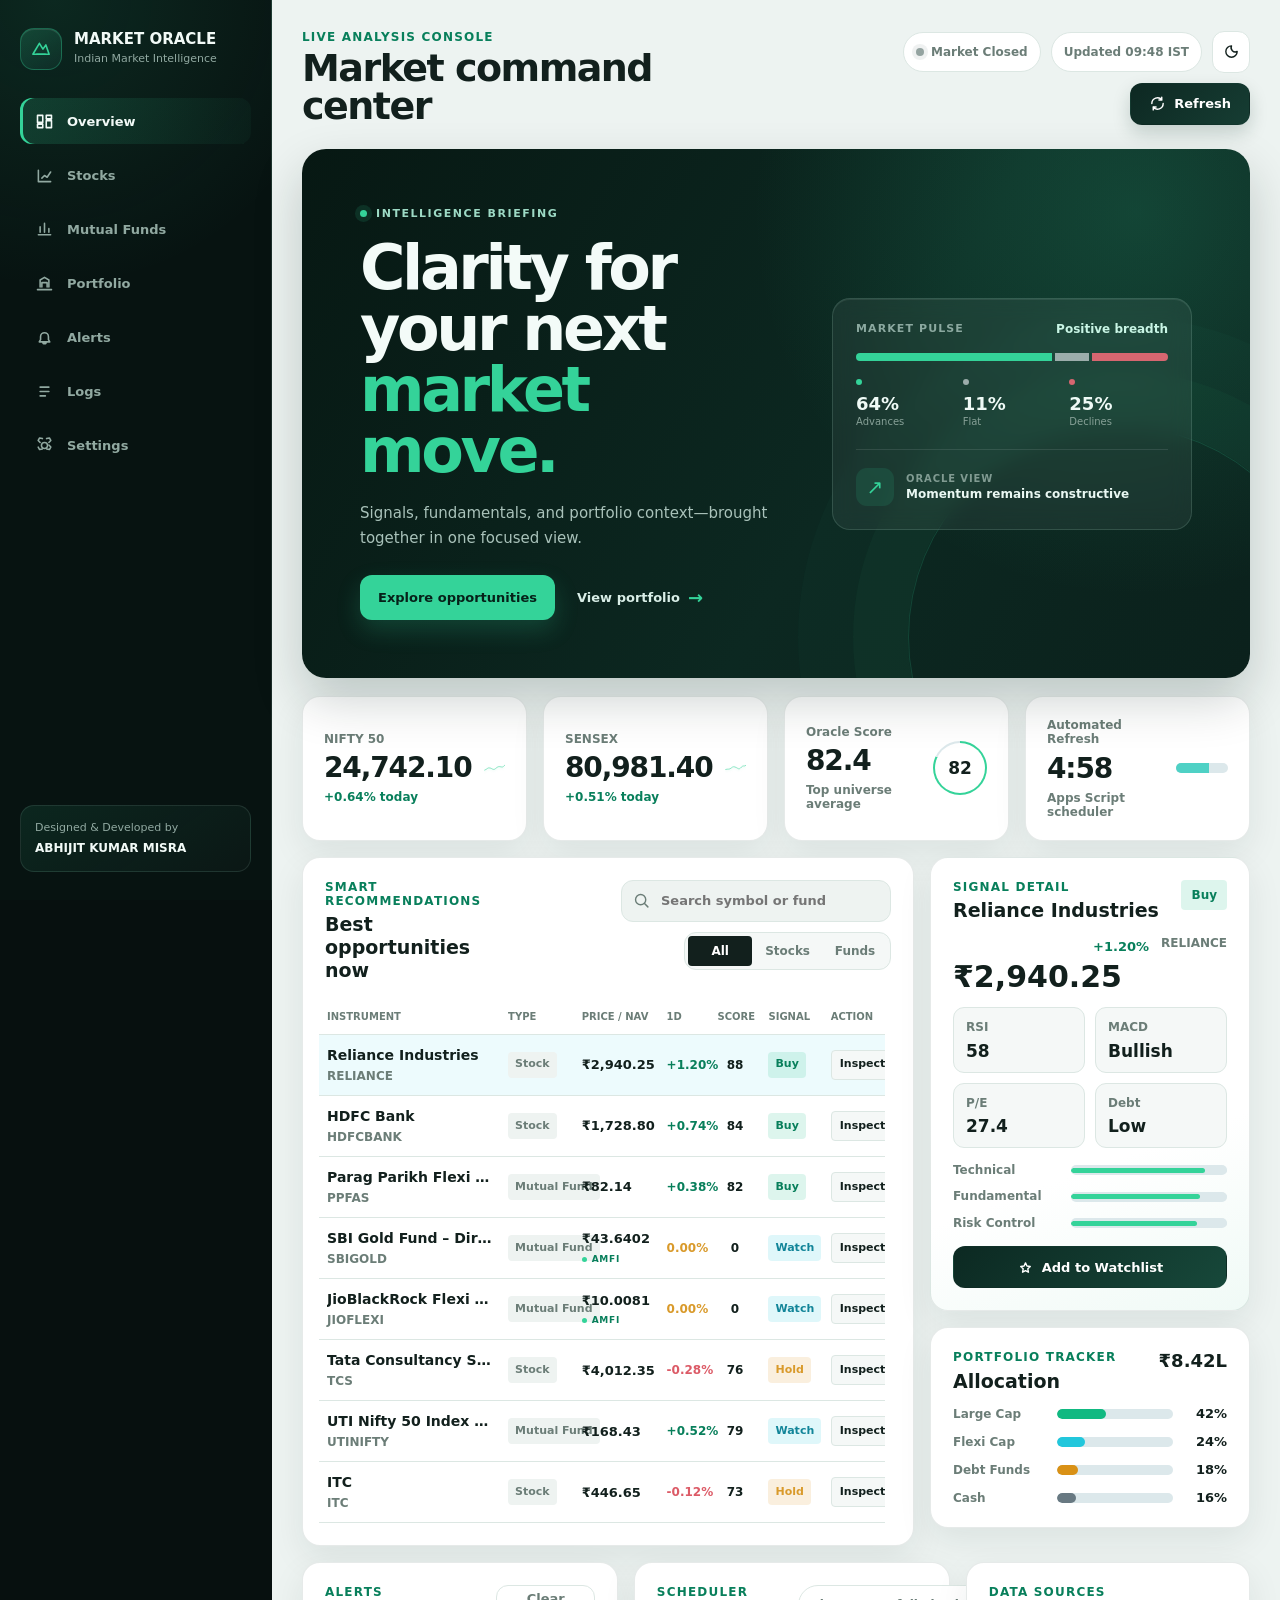
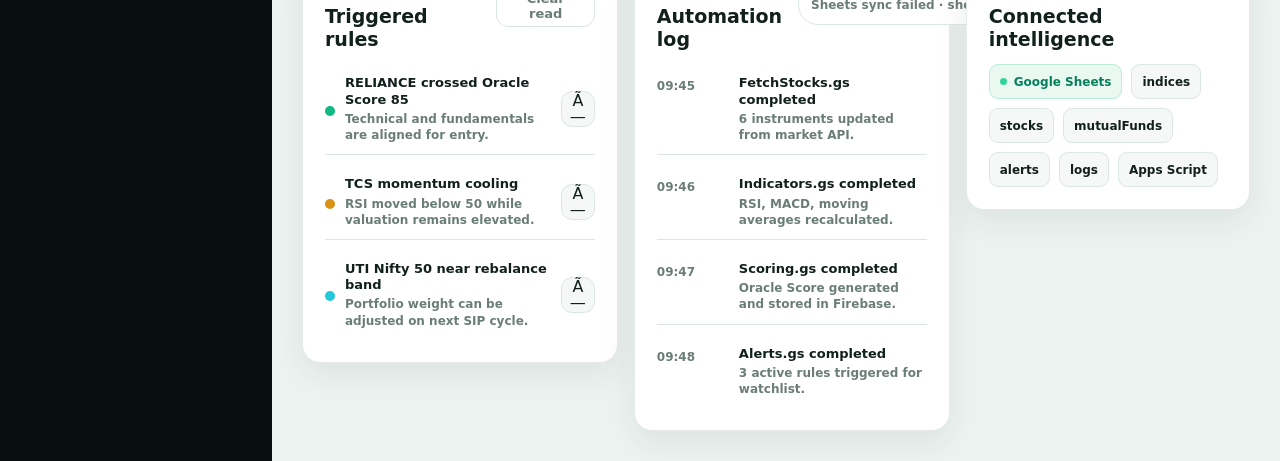
<file: index.html>
﻿<!doctype html>
<html lang="en" data-theme="dark">
  <head>
    <meta charset="utf-8" />
    <meta name="viewport" content="width=device-width, initial-scale=1" />
    <meta
      name="description"
      content="MARKET ORACLE is an Indian stock and mutual fund analysis dashboard with scoring, alerts, and portfolio tracking."
    />
    <meta name="theme-color" content="#071015" />
    <title>MARKET ORACLE</title>
    <link rel="manifest" href="./manifest.webmanifest" />
    <link rel="stylesheet" href="./styles.css?v=8" />
  </head>
  <body>
    <div class="app-shell">
      <aside class="sidebar" aria-label="Primary navigation">
        <a class="brand" href="#overview" aria-label="MARKET ORACLE overview">
          <span class="brand-mark" aria-hidden="true">
            <svg viewBox="0 0 32 32" role="img">
              <path d="M6 22.5 14 9l4.4 7.2L22 11l4 11.5H6Z" />
              <path d="M10.8 22.5h10.4" />
            </svg>
          </span>
          <span>
            <strong>MARKET ORACLE</strong>
            <small>Indian Market Intelligence</small>
          </span>
        </a>

        <nav class="nav-list" aria-label="Dashboard sections">
          <a class="nav-item is-active" href="#overview">
            <svg viewBox="0 0 24 24" aria-hidden="true">
              <path d="M4 13h6V5H4v8Zm0 6h6v-4H4v4Zm10 0h6v-8h-6v8Zm0-14v4h6V5h-6Z" />
            </svg>
            Overview
          </a>
          <a class="nav-item" href="#recommendations" data-nav-filter="stock">
            <svg viewBox="0 0 24 24" aria-hidden="true">
              <path d="M5 19V6m0 13h14M9 15l3-3 3 2 4-6" />
            </svg>
            Stocks
          </a>
          <a class="nav-item" href="#recommendations" data-nav-filter="fund">
            <svg viewBox="0 0 24 24" aria-hidden="true">
              <path d="M5 18h14M7 15V9m5 6V5m5 10v-4" />
            </svg>
            Mutual Funds
          </a>
          <a class="nav-item" href="#portfolio">
            <svg viewBox="0 0 24 24" aria-hidden="true">
              <path d="M4 19h16M7 16V8l5-3 5 3v8M9 16v-5h6v5" />
            </svg>
            Portfolio
          </a>
          <a class="nav-item" href="#alerts">
            <svg viewBox="0 0 24 24" aria-hidden="true">
              <path d="M6 17h12l-1.5-2.5V11a4.5 4.5 0 0 0-9 0v3.5L6 17Zm4 0a2 2 0 0 0 4 0" />
            </svg>
            Alerts
          </a>
          <a class="nav-item" href="#logs">
            <svg viewBox="0 0 24 24" aria-hidden="true">
              <path d="M7 7h10M7 12h10M7 17h6" />
            </svg>
            Logs
          </a>
          <a class="nav-item" href="#settings">
            <svg viewBox="0 0 24 24" aria-hidden="true">
              <path d="M12 8.5a3.5 3.5 0 1 0 0 7 3.5 3.5 0 0 0 0-7Z" />
              <path d="m4.8 13.8 1.6 2.8 3.2-.7m4.8 0 3.2.7 1.6-2.8-2.2-2.4m0-2.8 2.2-2.4-1.6-2.8-3.2.7m-4.8 0-3.2-.7L4.8 6.2 7 8.6" />
            </svg>
            Settings
          </a>
        </nav>

        <div class="designer-credit">
          <span>Designed &amp; Developed by</span>
          <strong>ABHIJIT KUMAR MISRA</strong>
        </div>
      </aside>

      <main class="main">
        <header class="topbar">
          <div>
            <p class="page-label">Live analysis console</p>
            <h1>Market command center</h1>
          </div>
          <div class="topbar-actions">
            <div class="status-pill" role="status">
              <span class="status-dot" aria-hidden="true"></span>
              <span id="marketStatus">Market Open</span>
            </div>
            <span class="last-refresh" id="lastRefresh">Updated 09:48 IST</span>
            <button class="icon-button" id="themeToggle" type="button" aria-label="Toggle light and dark theme">
              <svg viewBox="0 0 24 24" aria-hidden="true">
                <path d="M12 4a8 8 0 1 0 8 8 6 6 0 0 1-8-8Z" />
              </svg>
            </button>
            <button class="primary-button" id="refreshButton" type="button">
              <svg viewBox="0 0 24 24" aria-hidden="true">
                <path d="M20 12a8 8 0 0 1-14.2 5M4 12A8 8 0 0 1 18.2 7M18 3v4h-4M6 21v-4h4" />
              </svg>
              Refresh
            </button>
          </div>
        </header>

        <section class="market-hero" aria-labelledby="marketHeroTitle">
          <div class="hero-copy">
            <div class="eyebrow"><span></span> Intelligence briefing</div>
            <h2 id="marketHeroTitle">Clarity for your next<br /><em>market move.</em></h2>
            <p>Signals, fundamentals, and portfolio context—brought together in one focused view.</p>
            <div class="hero-actions">
              <a class="hero-primary" href="#recommendations">Explore opportunities</a>
              <a class="hero-link" href="#portfolio">View portfolio <span aria-hidden="true">→</span></a>
            </div>
          </div>
          <div class="hero-pulse" aria-label="Market breadth summary">
            <div class="pulse-head">
              <span>Market pulse</span>
              <strong>Positive breadth</strong>
            </div>
            <div class="breadth-bar" aria-hidden="true">
              <span class="advance" style="width: 64%"></span>
              <span class="neutral-width" style="width: 11%"></span>
              <span class="decline" style="width: 25%"></span>
            </div>
            <div class="breadth-legend">
              <span><i class="up"></i><strong>64%</strong> Advances</span>
              <span><i class="flat"></i><strong>11%</strong> Flat</span>
              <span><i class="down"></i><strong>25%</strong> Declines</span>
            </div>
            <div class="hero-verdict">
              <span class="verdict-icon">↗</span>
              <div><small>Oracle view</small><strong>Momentum remains constructive</strong></div>
            </div>
          </div>
        </section>
        <section class="metrics" id="overview" aria-label="Market overview">
          <article class="metric-card">
            <div>
              <span>NIFTY 50</span>
              <strong>24,742.10</strong>
              <small class="positive">+0.64% today</small>
            </div>
            <svg class="sparkline" viewBox="0 0 120 48" aria-hidden="true">
              <path d="M4 36 C18 31, 20 20, 34 24 S53 38, 65 27 84 14, 96 18 111 11, 116 8" />
            </svg>
          </article>
          <article class="metric-card">
            <div>
              <span>SENSEX</span>
              <strong>80,981.40</strong>
              <small class="positive">+0.51% today</small>
            </div>
            <svg class="sparkline" viewBox="0 0 120 48" aria-hidden="true">
              <path d="M4 32 C18 28, 24 34, 35 24 S52 16, 64 22 78 34, 91 20 104 18, 116 10" />
            </svg>
          </article>
          <article class="metric-card">
            <div>
              <span>Oracle Score</span>
              <strong id="averageScore">82.4</strong>
              <small>Top universe average</small>
            </div>
            <div class="score-ring" style="--score: 82">
              <span>82</span>
            </div>
          </article>
          <article class="metric-card">
            <div>
              <span>Automated Refresh</span>
              <strong id="refreshCountdown">14 min</strong>
              <small>Apps Script scheduler</small>
            </div>
            <div class="refresh-meter" aria-hidden="true"><span></span></div>
          </article>
        </section>

        <div class="content-grid">
          <section class="panel recommendations-panel" id="recommendations">
            <div class="panel-header">
              <div>
                <p class="section-label">Smart Recommendations</p>
                <h2>Best opportunities now</h2>
              </div>
              <div class="tools">
                <label class="search">
                  <svg viewBox="0 0 24 24" aria-hidden="true">
                    <path d="m21 21-4.4-4.4M10.8 18a7.2 7.2 0 1 1 0-14.4 7.2 7.2 0 0 1 0 14.4Z" />
                  </svg>
                  <input id="searchInput" type="search" placeholder="Search symbol or fund" />
                </label>
                <div class="segment" role="tablist" aria-label="Recommendation filter">
                  <button class="is-active" type="button" data-filter="all">All</button>
                  <button type="button" data-filter="stock">Stocks</button>
                  <button type="button" data-filter="fund">Funds</button>
                </div>
              </div>
            </div>

            <div class="table-wrap">
              <table>
                <thead>
                  <tr>
                    <th scope="col">Instrument</th>
                    <th scope="col">Type</th>
                    <th scope="col">Price / NAV</th>
                    <th scope="col">1D</th>
                    <th scope="col">Score</th>
                    <th scope="col">Signal</th>
                    <th scope="col">Action</th>
                  </tr>
                </thead>
                <tbody id="recommendationRows"></tbody>
              </table>
            </div>
          </section>

          <aside class="right-rail" aria-label="Signal details and portfolio">
            <section class="panel signal-panel" aria-live="polite">
              <div class="panel-header compact">
                <div>
                  <p class="section-label">Signal Detail</p>
                  <h2 id="detailName">Reliance Industries</h2>
                </div>
                <span class="signal-badge" id="detailSignal">Buy</span>
              </div>
              <div class="detail-price">
                <span id="detailSymbol">RELIANCE</span>
                <strong id="detailPrice">₹2,940.25</strong>
                <small id="detailMove" class="positive">+1.20%</small>
              </div>
              <div class="indicator-grid">
                <div>
                  <span>RSI</span>
                  <strong id="rsiValue">58</strong>
                </div>
                <div>
                  <span>MACD</span>
                  <strong id="macdValue">Bullish</strong>
                </div>
                <div>
                  <span>P/E</span>
                  <strong id="peValue">27.4</strong>
                </div>
                <div>
                  <span>Debt</span>
                  <strong id="debtValue">Low</strong>
                </div>
              </div>
              <div class="score-breakdown">
                <div>
                  <span>Technical</span>
                  <meter id="technicalMeter" min="0" max="100" value="84"></meter>
                </div>
                <div>
                  <span>Fundamental</span>
                  <meter id="fundamentalMeter" min="0" max="100" value="78"></meter>
                </div>
                <div>
                  <span>Risk Control</span>
                  <meter id="riskMeter" min="0" max="100" value="81"></meter>
                </div>
              </div>
              <button class="secondary-button" id="watchButton" type="button">
                <svg viewBox="0 0 24 24" aria-hidden="true">
                  <path d="M12 5.5 14 9.8l4.7.7-3.4 3.4.8 4.7-4.1-2.2-4.1 2.2.8-4.7-3.4-3.4 4.7-.7L12 5.5Z" />
                </svg>
                Add to Watchlist
              </button>
            </section>

            <section class="panel allocation-panel" id="portfolio">
              <div class="panel-header compact">
                <div>
                  <p class="section-label">Portfolio Tracker</p>
                  <h2>Allocation</h2>
                </div>
                <strong class="portfolio-value">₹8.42L</strong>
              </div>
              <div class="allocation-list" id="allocationList"></div>
            </section>
          </aside>
        </div>

        <div class="bottom-grid">
          <section class="panel" id="alerts">
            <div class="panel-header compact">
              <div>
                <p class="section-label">Alerts</p>
                <h2>Triggered rules</h2>
              </div>
              <button class="ghost-button" id="clearAlertsButton" type="button">Clear read</button>
            </div>
            <div class="alert-list" id="alertList"></div>
          </section>

          <section class="panel" id="logs">
            <div class="panel-header compact">
              <div>
                <p class="section-label">Scheduler</p>
                <h2>Automation log</h2>
              </div>
              <span class="sync-state" id="syncState" role="status">Sample data</span>
            </div>
            <ol class="log-list" id="logList"></ol>
          </section>

          <section class="panel" id="settings">
            <div class="panel-header compact">
              <div>
                <p class="section-label">Data Sources</p>
                <h2>Connected intelligence</h2>
              </div>
            </div>
            <div class="data-map" aria-label="Connected data sources">
              <span class="is-connected">Google Sheets</span>
              <span>indices</span>
              <span>stocks</span>
              <span>mutualFunds</span>
              <span>alerts</span>
              <span>logs</span>
              <span>Apps Script</span>
            </div>
          </section>
        </div>
      </main>
    </div>

    <script src="./config.js?v=5"></script>
    <script src="./app.js?v=8" defer></script>
  </body>
</html>
</file>
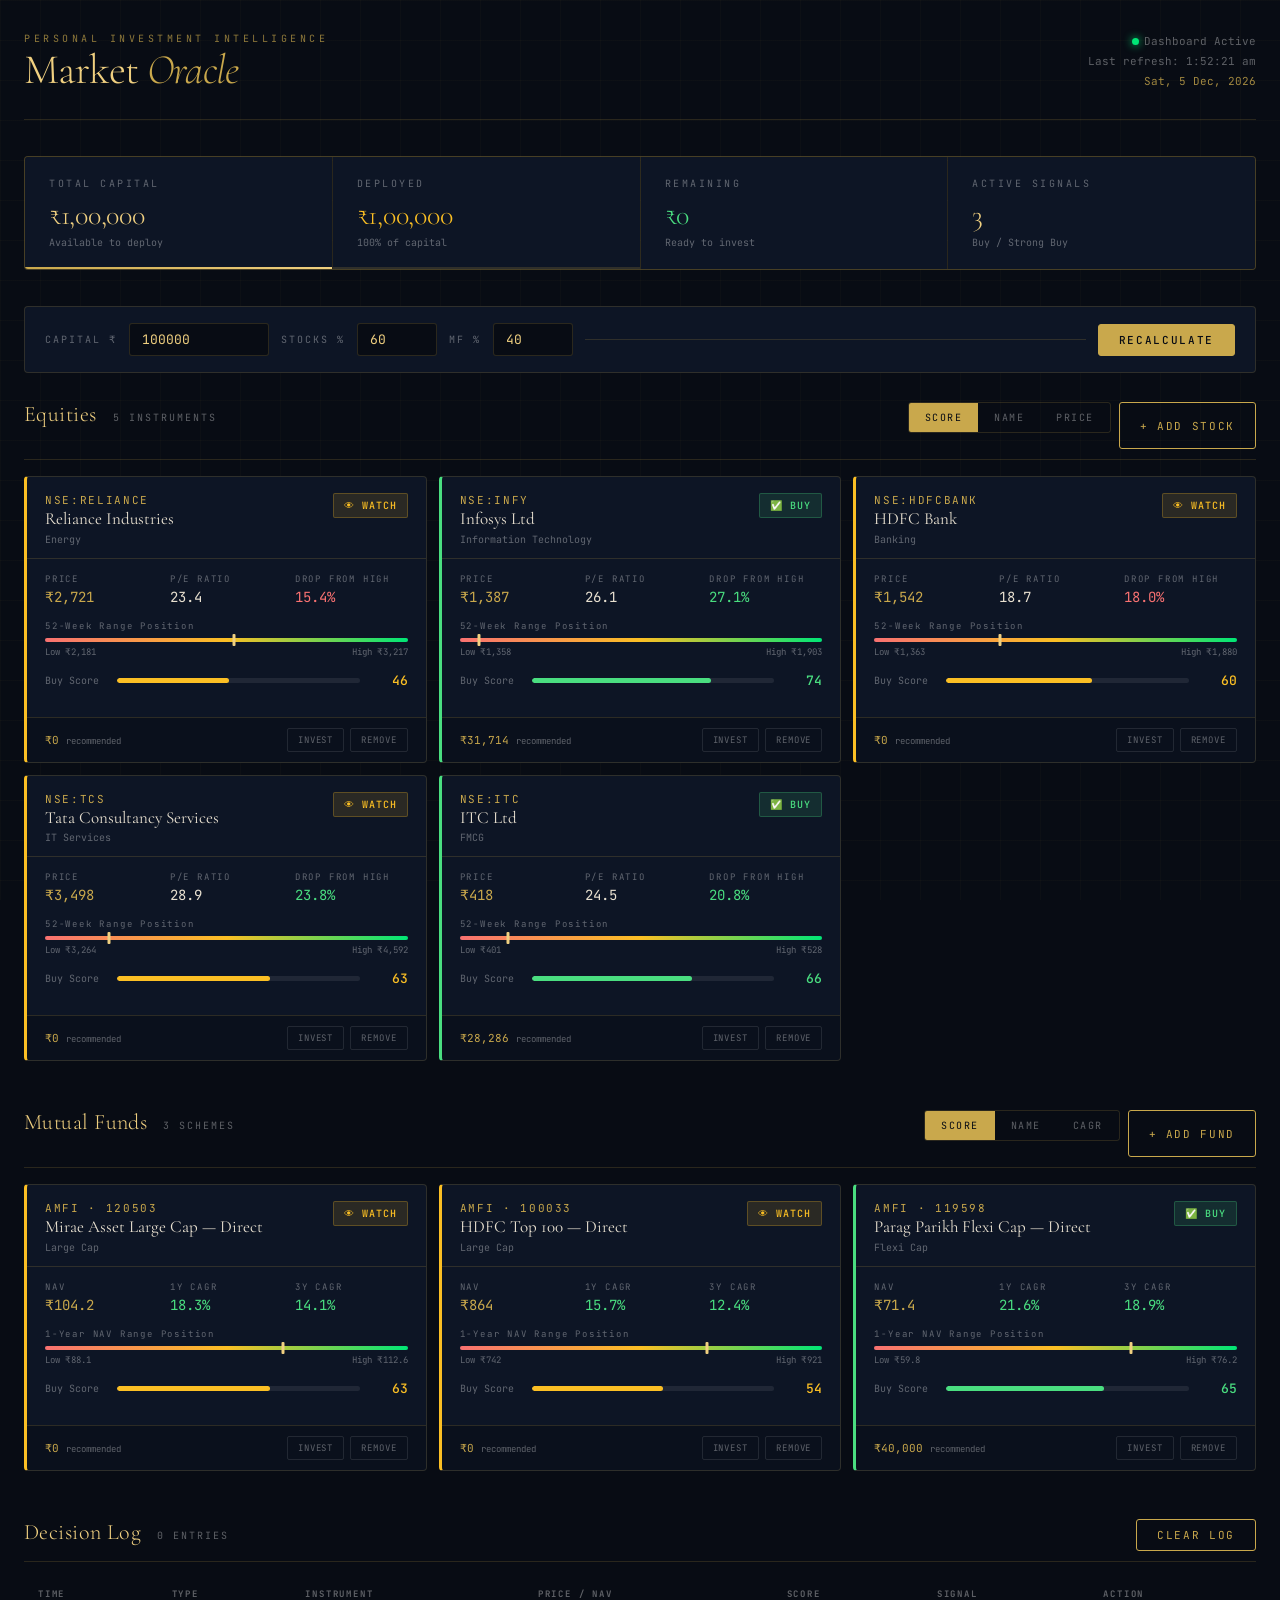
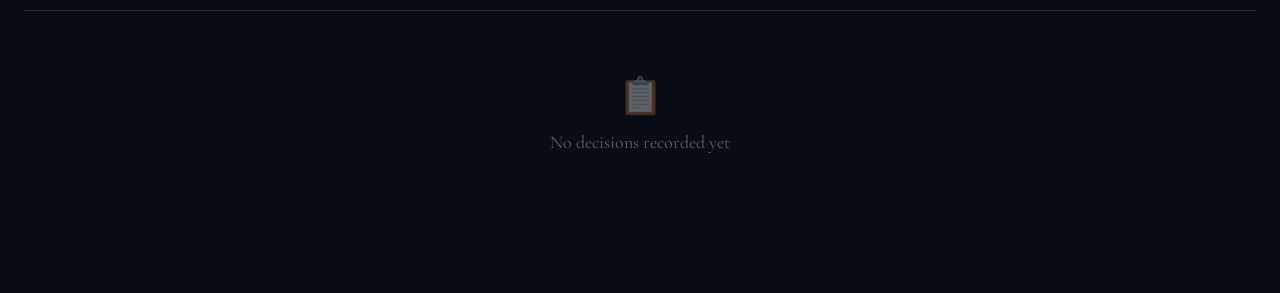
<file: InvestmentDashboard.html>
<!DOCTYPE html>
<html lang="en">
<head>
<meta charset="UTF-8">
<meta name="viewport" content="width=device-width, initial-scale=1.0">
<title>Investment Decision Dashboard</title>
<link href="https://fonts.googleapis.com/css2?family=Cormorant+Garamond:ital,wght@0,300;0,400;0,600;1,300&family=JetBrains+Mono:wght@300;400;500&display=swap" rel="stylesheet">
<style>
:root {
  --bg:        #080c14;
  --bg2:       #0d1525;
  --bg3:       #111d30;
  --border:    rgba(201,168,76,0.18);
  --gold:      #c9a84c;
  --gold2:     #f0d080;
  --dim:       rgba(255,255,255,0.35);
  --text:      #e8e0d0;
  --green:     #00e676;
  --green2:    #4ade80;
  --yellow:    #fbbf24;
  --red:       #f87171;
  --blue:      #60a5fa;
  --mono:      'JetBrains Mono', monospace;
  --serif:     'Cormorant Garamond', serif;
}

*, *::before, *::after { box-sizing: border-box; margin: 0; padding: 0; }

body {
  background: var(--bg);
  color: var(--text);
  font-family: var(--mono);
  font-size: 13px;
  min-height: 100vh;
  overflow-x: hidden;
}

/* ── GRID BACKGROUND ── */
body::before {
  content: '';
  position: fixed; inset: 0;
  background-image:
    linear-gradient(rgba(201,168,76,0.03) 1px, transparent 1px),
    linear-gradient(90deg, rgba(201,168,76,0.03) 1px, transparent 1px);
  background-size: 40px 40px;
  pointer-events: none; z-index: 0;
}

/* ── LAYOUT ── */
.app { position: relative; z-index: 1; max-width: 1400px; margin: 0 auto; padding: 32px 24px 80px; }

/* ── HEADER ── */
header {
  display: flex; align-items: flex-end; justify-content: space-between;
  padding-bottom: 28px;
  border-bottom: 1px solid var(--border);
  margin-bottom: 36px;
}

.brand-block { display: flex; flex-direction: column; gap: 4px; }

.brand-eyebrow {
  font-family: var(--mono); font-size: 10px; font-weight: 400;
  letter-spacing: 0.35em; text-transform: uppercase;
  color: var(--gold); opacity: 0.7;
}

h1 {
  font-family: var(--serif); font-size: 42px; font-weight: 300;
  letter-spacing: -0.02em; line-height: 1;
  color: var(--gold2);
}

h1 em { font-style: italic; color: var(--gold); }

.header-meta {
  text-align: right; font-size: 11px;
  color: var(--dim); line-height: 1.8;
}

.live-dot {
  display: inline-block; width: 7px; height: 7px;
  background: var(--green); border-radius: 50%;
  margin-right: 5px;
  box-shadow: 0 0 8px var(--green);
  animation: pulse 2s ease-in-out infinite;
}

@keyframes pulse { 0%,100%{opacity:1;} 50%{opacity:0.3;} }

/* ── CAPITAL BANNER ── */
.capital-banner {
  display: grid;
  grid-template-columns: repeat(4, 1fr);
  gap: 1px;
  background: var(--border);
  border: 1px solid var(--border);
  border-radius: 4px;
  margin-bottom: 36px;
  overflow: hidden;
}

.cap-cell {
  background: var(--bg2);
  padding: 20px 24px;
  position: relative;
  transition: background 0.2s;
}

.cap-cell:hover { background: var(--bg3); }

.cap-label {
  font-size: 10px; letter-spacing: 0.25em; text-transform: uppercase;
  color: var(--dim); margin-bottom: 8px;
}

.cap-value {
  font-family: var(--serif); font-size: 28px; font-weight: 300;
  color: var(--gold2); letter-spacing: -0.01em;
}

.cap-value.green { color: var(--green2); }
.cap-value.yellow { color: var(--yellow); }
.cap-value.red { color: var(--red); }

.cap-sub {
  font-size: 10px; color: var(--dim);
  margin-top: 4px;
}

.cap-bar {
  position: absolute; bottom: 0; left: 0; right: 0;
  height: 2px; background: var(--border);
}

.cap-bar-fill {
  height: 100%; background: linear-gradient(90deg, var(--gold), var(--gold2));
  transition: width 1s cubic-bezier(0.4,0,0.2,1);
}

/* ── CAPITAL INPUT EDITOR ── */
.cap-edit-row {
  display: flex; gap: 12px; align-items: center;
  margin-bottom: 28px;
  padding: 16px 20px;
  background: var(--bg2);
  border: 1px solid var(--border);
  border-radius: 4px;
}

.cap-edit-row label { font-size: 10px; letter-spacing: 0.2em; color: var(--dim); white-space: nowrap; }

.cap-input {
  background: var(--bg);
  border: 1px solid var(--border);
  color: var(--gold2);
  font-family: var(--mono); font-size: 13px;
  padding: 7px 12px; border-radius: 3px;
  width: 140px; outline: none;
  transition: border-color 0.2s;
}

.cap-input:focus { border-color: var(--gold); }

.divider { flex: 1; height: 1px; background: var(--border); }

.btn {
  background: transparent; border: 1px solid var(--gold);
  color: var(--gold); font-family: var(--mono); font-size: 11px;
  letter-spacing: 0.15em; text-transform: uppercase;
  padding: 8px 20px; border-radius: 3px; cursor: pointer;
  transition: all 0.2s;
}
.btn:hover { background: var(--gold); color: var(--bg); }
.btn.primary { background: var(--gold); color: var(--bg); font-weight: 500; }
.btn.primary:hover { background: var(--gold2); }

/* ── SECTION HEADERS ── */
.section-head {
  display: flex; align-items: baseline; gap: 16px;
  margin-bottom: 16px; padding-bottom: 10px;
  border-bottom: 1px solid var(--border);
}

.section-title {
  font-family: var(--serif); font-size: 22px; font-weight: 300;
  color: var(--gold2); letter-spacing: 0.02em;
}

.section-badge {
  font-size: 10px; letter-spacing: 0.2em; color: var(--dim);
  text-transform: uppercase;
}

.section-actions { margin-left: auto; display: flex; gap: 8px; }

/* ── CARDS GRID ── */
.cards-grid {
  display: grid;
  grid-template-columns: repeat(auto-fill, minmax(320px, 1fr));
  gap: 12px;
  margin-bottom: 48px;
}

/* ── INSTRUMENT CARD ── */
.card {
  background: var(--bg2);
  border: 1px solid var(--border);
  border-radius: 4px;
  overflow: hidden;
  transition: transform 0.2s, box-shadow 0.2s, border-color 0.2s;
  cursor: default;
  animation: fadeUp 0.5s ease both;
}

@keyframes fadeUp {
  from { opacity:0; transform:translateY(16px); }
  to   { opacity:1; transform:translateY(0); }
}

.card:hover {
  transform: translateY(-2px);
  box-shadow: 0 12px 40px rgba(0,0,0,0.5);
  border-color: rgba(201,168,76,0.35);
}

.card.strong-buy { border-left: 3px solid var(--green); }
.card.buy        { border-left: 3px solid var(--green2); }
.card.watch      { border-left: 3px solid var(--yellow); }
.card.avoid      { border-left: 3px solid var(--red); }

.card-top {
  padding: 16px 18px 12px;
  border-bottom: 1px solid var(--border);
  display: flex; justify-content: space-between; align-items: flex-start;
}

.card-symbol { font-size: 11px; color: var(--gold); letter-spacing: 0.15em; }
.card-name   { font-family: var(--serif); font-size: 17px; color: var(--text); font-weight: 400; margin-top: 2px; line-height: 1.2; }
.card-sector { font-size: 10px; color: var(--dim); margin-top: 3px; }

.signal-badge {
  font-size: 10px; font-weight: 500; letter-spacing: 0.1em;
  padding: 5px 10px; border-radius: 2px; white-space: nowrap;
  text-transform: uppercase;
}
.signal-badge.strong-buy { background: rgba(0,230,118,0.15); color: var(--green); border: 1px solid rgba(0,230,118,0.3); }
.signal-badge.buy        { background: rgba(74,222,128,0.12); color: var(--green2); border: 1px solid rgba(74,222,128,0.25); }
.signal-badge.watch      { background: rgba(251,191,36,0.12); color: var(--yellow); border: 1px solid rgba(251,191,36,0.25); }
.signal-badge.avoid      { background: rgba(248,113,113,0.12); color: var(--red); border: 1px solid rgba(248,113,113,0.25); }

.card-body { padding: 14px 18px; }

.metrics-row {
  display: grid; grid-template-columns: repeat(3, 1fr);
  gap: 12px; margin-bottom: 14px;
}

.metric { display: flex; flex-direction: column; gap: 3px; }
.metric-label { font-size: 9px; letter-spacing: 0.2em; color: var(--dim); text-transform: uppercase; }
.metric-value { font-size: 14px; color: var(--text); }
.metric-value.up   { color: var(--green2); }
.metric-value.down { color: var(--red); }
.metric-value.gold { color: var(--gold); }

/* ── SCORE BAR ── */
.score-row { display: flex; align-items: center; gap: 12px; margin-bottom: 14px; }
.score-label { font-size: 10px; color: var(--dim); width: 60px; flex-shrink: 0; }
.score-track {
  flex: 1; height: 5px; background: rgba(255,255,255,0.08);
  border-radius: 3px; overflow: hidden;
}
.score-fill {
  height: 100%; border-radius: 3px;
  transition: width 1.2s cubic-bezier(0.4,0,0.2,1);
}
.score-num { font-size: 13px; font-weight: 500; width: 36px; text-align: right; }

/* ── RANGE BAR ── */
.range-row { margin-bottom: 14px; }
.range-label { font-size: 9px; color: var(--dim); letter-spacing: 0.2em; margin-bottom: 6px; }
.range-track {
  height: 4px; background: rgba(255,255,255,0.08);
  border-radius: 2px; position: relative; margin: 4px 0;
}
.range-fill {
  position: absolute; top: 0; height: 100%;
  background: linear-gradient(90deg, var(--red), var(--yellow), var(--green));
  border-radius: 2px;
}
.range-cursor {
  position: absolute; top: -4px;
  width: 3px; height: 12px; background: var(--gold2);
  border-radius: 1px;
  transform: translateX(-50%);
}
.range-ends { display: flex; justify-content: space-between; font-size: 9px; color: var(--dim); margin-top: 3px; }

/* ── CARD FOOTER ── */
.card-footer {
  padding: 10px 18px;
  background: rgba(0,0,0,0.25);
  display: flex; justify-content: space-between; align-items: center;
  border-top: 1px solid var(--border);
}

.alloc-display { font-size: 11px; color: var(--gold); }
.alloc-display span { font-size: 9px; color: var(--dim); }

.card-actions { display: flex; gap: 6px; }

.card-btn {
  background: transparent; border: 1px solid rgba(255,255,255,0.1);
  color: var(--dim); font-family: var(--mono); font-size: 9px;
  letter-spacing: 0.1em; text-transform: uppercase;
  padding: 5px 10px; border-radius: 2px; cursor: pointer;
  transition: all 0.15s;
}
.card-btn:hover { border-color: var(--gold); color: var(--gold); }
.card-btn.invest:hover { border-color: var(--green); color: var(--green); }

/* ── ADD INSTRUMENT FORM ── */
.add-form {
  background: var(--bg2); border: 1px dashed rgba(201,168,76,0.25);
  border-radius: 4px; padding: 20px; margin-bottom: 48px;
  display: none;
}
.add-form.open { display: block; animation: fadeUp 0.3s ease both; }
.add-form h3 { font-family: var(--serif); font-size: 18px; color: var(--gold2); font-weight: 300; margin-bottom: 16px; }
.form-grid { display: grid; grid-template-columns: repeat(auto-fill, minmax(200px, 1fr)); gap: 12px; margin-bottom: 16px; }

.field { display: flex; flex-direction: column; gap: 5px; }
.field label { font-size: 10px; letter-spacing: 0.2em; color: var(--dim); text-transform: uppercase; }
.field input, .field select {
  background: var(--bg); border: 1px solid var(--border);
  color: var(--text); font-family: var(--mono); font-size: 12px;
  padding: 8px 11px; border-radius: 3px; outline: none;
  transition: border-color 0.2s;
}
.field input:focus, .field select:focus { border-color: var(--gold); }
.field select option { background: var(--bg2); }

/* ── LOG TABLE ── */
.log-section { margin-top: 48px; }
.log-table { width: 100%; border-collapse: collapse; font-size: 11px; }
.log-table th {
  text-align: left; padding: 10px 14px;
  font-size: 9px; letter-spacing: 0.2em; text-transform: uppercase;
  color: var(--dim); border-bottom: 1px solid var(--border);
}
.log-table td { padding: 10px 14px; border-bottom: 1px solid rgba(255,255,255,0.04); }
.log-table tr:hover td { background: rgba(201,168,76,0.04); }

/* ── SORT TABS ── */
.sort-tabs { display: flex; gap: 0; margin-bottom: 16px; border: 1px solid var(--border); border-radius: 3px; overflow: hidden; width: fit-content; }
.sort-tab {
  background: transparent; border: none;
  color: var(--dim); font-family: var(--mono); font-size: 10px;
  letter-spacing: 0.15em; text-transform: uppercase;
  padding: 8px 16px; cursor: pointer; transition: all 0.15s;
}
.sort-tab.active { background: var(--gold); color: var(--bg); }
.sort-tab:hover:not(.active) { color: var(--gold); }

/* ── EMPTY STATE ── */
.empty { text-align: center; padding: 60px 20px; color: var(--dim); }
.empty-icon { font-size: 36px; margin-bottom: 12px; }
.empty p { font-family: var(--serif); font-size: 18px; color: var(--dim); }

/* ── TOAST ── */
#toast {
  position: fixed; bottom: 32px; right: 32px;
  background: var(--bg3); border: 1px solid var(--gold);
  color: var(--gold2); font-size: 12px;
  padding: 12px 20px; border-radius: 4px;
  transform: translateY(80px); opacity: 0;
  transition: all 0.3s cubic-bezier(0.4,0,0.2,1);
  z-index: 999; pointer-events: none;
}
#toast.show { transform: translateY(0); opacity: 1; }

/* ── RESPONSIVE ── */
@media (max-width: 768px) {
  h1 { font-size: 28px; }
  .capital-banner { grid-template-columns: repeat(2,1fr); }
  .cards-grid { grid-template-columns: 1fr; }
  header { flex-direction: column; gap: 16px; align-items: flex-start; }
}
</style>
</head>
<body>
<div class="app">

  <!-- HEADER -->
  <header>
    <div class="brand-block">
      <div class="brand-eyebrow">Personal Investment Intelligence</div>
      <h1>Market <em>Oracle</em></h1>
    </div>
    <div class="header-meta">
      <div><span class="live-dot"></span>Dashboard Active</div>
      <div id="lastRefresh">Last refresh: —</div>
      <div id="currentTime" style="color:var(--gold);opacity:0.8;"></div>
    </div>
  </header>

  <!-- CAPITAL BANNER -->
  <div class="capital-banner">
    <div class="cap-cell">
      <div class="cap-label">Total Capital</div>
      <div class="cap-value" id="capTotal">₹1,00,000</div>
      <div class="cap-sub">Available to deploy</div>
      <div class="cap-bar"><div class="cap-bar-fill" id="deployedBar" style="width:0%"></div></div>
    </div>
    <div class="cap-cell">
      <div class="cap-label">Deployed</div>
      <div class="cap-value yellow" id="capDeployed">₹0</div>
      <div class="cap-sub" id="capDeployedPct">0% of capital</div>
      <div class="cap-bar"><div class="cap-bar-fill" style="width:0%;background:var(--yellow)"></div></div>
    </div>
    <div class="cap-cell">
      <div class="cap-label">Remaining</div>
      <div class="cap-value green" id="capRemaining">₹1,00,000</div>
      <div class="cap-sub">Ready to invest</div>
    </div>
    <div class="cap-cell">
      <div class="cap-label">Active Signals</div>
      <div class="cap-value gold" id="capSignals">0</div>
      <div class="cap-sub">Buy / Strong Buy</div>
    </div>
  </div>

  <!-- CAPITAL EDITOR -->
  <div class="cap-edit-row">
    <label>CAPITAL ₹</label>
    <input class="cap-input" id="totalCapital" type="number" value="100000" placeholder="100000">
    <label>STOCKS %</label>
    <input class="cap-input" id="stockPct" type="number" value="60" min="0" max="100" style="width:80px">
    <label>MF %</label>
    <input class="cap-input" id="mfPct" type="number" value="40" min="0" max="100" style="width:80px">
    <div class="divider"></div>
    <button class="btn primary" onclick="recalcCapital()">Recalculate</button>
  </div>

  <!-- STOCKS SECTION -->
  <div class="section-head">
    <div class="section-title">Equities</div>
    <div class="section-badge" id="stockCount">0 instruments</div>
    <div class="section-actions">
      <div class="sort-tabs">
        <button class="sort-tab active" onclick="sortCards('stocks','score')">Score</button>
        <button class="sort-tab" onclick="sortCards('stocks','name')">Name</button>
        <button class="sort-tab" onclick="sortCards('stocks','price')">Price</button>
      </div>
      <button class="btn" onclick="toggleAddForm('stock')">+ Add Stock</button>
    </div>
  </div>

  <!-- ADD STOCK FORM -->
  <div class="add-form" id="addStockForm">
    <h3>Add Equity to Watchlist</h3>
    <div class="form-grid">
      <div class="field"><label>NSE/BSE Symbol</label><input id="s_symbol" placeholder="NSE:RELIANCE"></div>
      <div class="field"><label>Company Name</label><input id="s_name" placeholder="Reliance Industries"></div>
      <div class="field"><label>Sector</label><input id="s_sector" placeholder="Energy"></div>
      <div class="field"><label>Current Price ₹</label><input id="s_price" type="number" placeholder="2750"></div>
      <div class="field"><label>52W High ₹</label><input id="s_high" type="number" placeholder="3200"></div>
      <div class="field"><label>52W Low ₹</label><input id="s_low" type="number" placeholder="2100"></div>
      <div class="field"><label>P/E Ratio</label><input id="s_pe" type="number" placeholder="24.5"></div>
      <div class="field"><label>Target Price ₹</label><input id="s_target" type="number" placeholder="2600"></div>
    </div>
    <div style="display:flex;gap:8px;">
      <button class="btn primary" onclick="addStock()">Add to Dashboard</button>
      <button class="btn" onclick="toggleAddForm('stock')">Cancel</button>
    </div>
  </div>

  <div class="cards-grid" id="stockCards"></div>

  <!-- MF SECTION -->
  <div class="section-head">
    <div class="section-title">Mutual Funds</div>
    <div class="section-badge" id="mfCount">0 schemes</div>
    <div class="section-actions">
      <div class="sort-tabs">
        <button class="sort-tab active" onclick="sortCards('mf','score')">Score</button>
        <button class="sort-tab" onclick="sortCards('mf','name')">Name</button>
        <button class="sort-tab" onclick="sortCards('mf','cagr')">CAGR</button>
      </div>
      <button class="btn" onclick="toggleAddForm('mf')">+ Add Fund</button>
    </div>
  </div>

  <!-- ADD MF FORM -->
  <div class="add-form" id="addMFForm">
    <h3>Add Mutual Fund to Watchlist</h3>
    <div class="form-grid">
      <div class="field"><label>AMFI Scheme Code</label><input id="m_code" placeholder="120503"></div>
      <div class="field"><label>Scheme Name</label><input id="m_name" placeholder="Mirae Asset Large Cap"></div>
      <div class="field"><label>Category</label>
        <select id="m_cat">
          <option>Large Cap</option><option>Mid Cap</option><option>Small Cap</option>
          <option>Flexi Cap</option><option>ELSS</option><option>Debt</option><option>Hybrid</option>
        </select>
      </div>
      <div class="field"><label>Current NAV ₹</label><input id="m_nav" type="number" placeholder="105.50"></div>
      <div class="field"><label>1Y Low NAV ₹</label><input id="m_low" type="number" placeholder="88.00"></div>
      <div class="field"><label>1Y High NAV ₹</label><input id="m_high" type="number" placeholder="112.00"></div>
      <div class="field"><label>1Y CAGR %</label><input id="m_cagr1" type="number" placeholder="18.5"></div>
      <div class="field"><label>3Y CAGR %</label><input id="m_cagr3" type="number" placeholder="14.2"></div>
      <div class="field"><label>Target NAV ₹</label><input id="m_target" type="number" placeholder="98"></div>
    </div>
    <div style="display:flex;gap:8px;">
      <button class="btn primary" onclick="addMF()">Add to Dashboard</button>
      <button class="btn" onclick="toggleAddForm('mf')">Cancel</button>
    </div>
  </div>

  <div class="cards-grid" id="mfCards"></div>

  <!-- DECISION LOG -->
  <div class="log-section">
    <div class="section-head">
      <div class="section-title">Decision Log</div>
      <div class="section-badge" id="logCount">0 entries</div>
      <div class="section-actions">
        <button class="btn" onclick="clearLog()">Clear Log</button>
      </div>
    </div>
    <table class="log-table">
      <thead>
        <tr>
          <th>Time</th><th>Type</th><th>Instrument</th>
          <th>Price / NAV</th><th>Score</th><th>Signal</th><th>Action</th>
        </tr>
      </thead>
      <tbody id="logBody"></tbody>
    </table>
    <div class="empty" id="logEmpty">
      <div class="empty-icon">📋</div>
      <p>No decisions recorded yet</p>
    </div>
  </div>

</div>

<div id="toast"></div>

<script>
// ================================================================
//  STATE
// ================================================================
let state = {
  stocks : [],
  mfs    : [],
  log    : [],
  capital: { total: 100000, stockPct: 60, mfPct: 40 },
};

// Load from localStorage
(function loadState() {
  try {
    const saved = localStorage.getItem('marketOracle_v2');
    if (saved) {
      const parsed = JSON.parse(saved);
      state = { ...state, ...parsed };
      document.getElementById('totalCapital').value = state.capital.total;
      document.getElementById('stockPct').value     = state.capital.stockPct;
      document.getElementById('mfPct').value        = state.capital.mfPct;
    }
  } catch(e) {}
  // Seed demo data if empty
  if (!state.stocks.length) seedDemoData();
  renderAll();
})();

function saveState() {
  try { localStorage.setItem('marketOracle_v2', JSON.stringify(state)); } catch(e) {}
}

// ================================================================
//  SCORING ENGINE
// ================================================================
function calcStockScore(price, high52, low52, pe, target) {
  let score = 0;
  if (high52 && low52 && high52 > low52) {
    const pos = (price - low52) / (high52 - low52);
    score += Math.round((1 - pos) * 40);
  }
  if (high52 && high52 > 0) {
    const drop = ((high52 - price) / high52) * 100;
    score += Math.min(35, Math.round(drop * 0.875));
  }
  if (pe && pe > 0) {
    score += Math.min(25, Math.max(0, Math.round(25 - ((pe - 10) / 30) * 25)));
  } else { score += 12; }
  if (target > 0 && price <= target) score = Math.min(100, score + 10);
  return Math.min(100, Math.max(0, score));
}

function calcMFScore(nav, low1y, high1y, cagr1y, cagr3y, target) {
  let score = 0;
  if (high1y && low1y && high1y > low1y) {
    const pos = (nav - low1y) / (high1y - low1y);
    score += Math.round((1 - pos) * 35);
  }
  if (cagr1y) score += Math.min(35, Math.max(0, Math.round(cagr1y * 1.75)));
  if (cagr3y) score += Math.min(20, Math.max(0, Math.round(cagr3y * 1.33)));
  if (target > 0 && nav <= target) score = Math.min(100, score + 10);
  return Math.min(100, Math.max(0, score));
}

function scoreToSignal(s) {
  if (s >= 80) return { label: 'STRONG BUY', cls: 'strong-buy', icon: '⚡' };
  if (s >= 65) return { label: 'BUY',         cls: 'buy',        icon: '✅' };
  if (s >= 45) return { label: 'WATCH',       cls: 'watch',      icon: '👁' };
  return             { label: 'AVOID',        cls: 'avoid',      icon: '⛔' };
}

function scoreColor(s) {
  if (s >= 80) return 'var(--green)';
  if (s >= 65) return 'var(--green2)';
  if (s >= 45) return 'var(--yellow)';
  return 'var(--red)';
}

// ================================================================
//  CAPITAL CALCULATION
// ================================================================
function recalcCapital() {
  state.capital.total    = parseFloat(document.getElementById('totalCapital').value) || 100000;
  state.capital.stockPct = parseFloat(document.getElementById('stockPct').value)    || 60;
  state.capital.mfPct    = parseFloat(document.getElementById('mfPct').value)       || 40;
  distributeCapital();
  renderAll();
  saveState();
  toast('Capital recalculated');
}

function distributeCapital() {
  const { total, stockPct, mfPct } = state.capital;
  const stockBudget = total * stockPct / 100;
  const mfBudget    = total * mfPct   / 100;
  allocateBudget(state.stocks, stockBudget, s => calcStockScore(s.price, s.high52, s.low52, s.pe, s.target));
  allocateBudget(state.mfs,    mfBudget,    m => calcMFScore(m.nav, m.low1y, m.high1y, m.cagr1y, m.cagr3y, m.target));
}

function allocateBudget(items, budget, scoreFn) {
  items.forEach(i => i.allocated = 0);
  const eligible = items.filter(i => scoreFn(i) >= 65);
  const total = eligible.reduce((s, i) => s + scoreFn(i), 0);
  if (!total) return;
  eligible.forEach(i => { i.allocated = Math.round((scoreFn(i) / total) * budget); });
}

// ================================================================
//  RENDER
// ================================================================
function renderAll() {
  distributeCapital();
  renderStocks();
  renderMFs();
  renderCapitalBanner();
  renderLog();
  updateTime();
}

function renderCapitalBanner() {
  const { total } = state.capital;
  const deployed = [
    ...state.stocks.map(s => s.allocated || 0),
    ...state.mfs.map(m => m.allocated || 0)
  ].reduce((a,b) => a+b, 0);
  const remaining = total - deployed;
  const pct = total > 0 ? Math.round((deployed/total)*100) : 0;
  const signals = [
    ...state.stocks.map(s => calcStockScore(s.price, s.high52, s.low52, s.pe, s.target)),
    ...state.mfs.map(m => calcMFScore(m.nav, m.low1y, m.high1y, m.cagr1y, m.cagr3y, m.target)),
  ].filter(s => s >= 65).length;

  document.getElementById('capTotal').textContent     = fmt(total);
  document.getElementById('capDeployed').textContent  = fmt(deployed);
  document.getElementById('capDeployedPct').textContent = pct + '% of capital';
  document.getElementById('capRemaining').textContent = fmt(remaining);
  document.getElementById('capSignals').textContent   = signals;
  document.getElementById('deployedBar').style.width  = pct + '%';
  document.getElementById('lastRefresh').textContent  = 'Last refresh: ' + new Date().toLocaleTimeString('en-IN');
}

function renderStocks() {
  const container = document.getElementById('stockCards');
  document.getElementById('stockCount').textContent = state.stocks.length + ' instruments';
  if (!state.stocks.length) {
    container.innerHTML = emptyState('No stocks added yet');
    return;
  }
  container.innerHTML = state.stocks.map((s, idx) => stockCard(s, idx)).join('');
}

function renderMFs() {
  const container = document.getElementById('mfCards');
  document.getElementById('mfCount').textContent = state.mfs.length + ' schemes';
  if (!state.mfs.length) {
    container.innerHTML = emptyState('No mutual funds added yet');
    return;
  }
  container.innerHTML = state.mfs.map((m, idx) => mfCard(m, idx)).join('');
}

// ── STOCK CARD HTML ──────────────────────────────────────────────
function stockCard(s, idx) {
  const score  = calcStockScore(s.price, s.high52, s.low52, s.pe, s.target);
  const sig    = scoreToSignal(score);
  const col    = scoreColor(score);
  const drop   = s.high52 ? (((s.high52 - s.price) / s.high52) * 100).toFixed(1) : '—';
  const pos    = (s.high52 && s.low52 && s.high52 > s.low52)
                 ? ((s.price - s.low52) / (s.high52 - s.low52) * 100) : 50;
  const delay  = idx * 0.06;

  return `
  <div class="card ${sig.cls}" style="animation-delay:${delay}s">
    <div class="card-top">
      <div>
        <div class="card-symbol">${s.symbol}</div>
        <div class="card-name">${s.name}</div>
        <div class="card-sector">${s.sector || ''}</div>
      </div>
      <div class="signal-badge ${sig.cls}">${sig.icon} ${sig.label}</div>
    </div>
    <div class="card-body">
      <div class="metrics-row">
        <div class="metric">
          <div class="metric-label">Price</div>
          <div class="metric-value gold">₹${s.price.toLocaleString('en-IN')}</div>
        </div>
        <div class="metric">
          <div class="metric-label">P/E Ratio</div>
          <div class="metric-value">${s.pe || '—'}</div>
        </div>
        <div class="metric">
          <div class="metric-label">Drop from High</div>
          <div class="metric-value ${drop > 20 ? 'up' : 'down'}">${drop}%</div>
        </div>
      </div>

      <div class="range-row">
        <div class="range-label">52-Week Range Position</div>
        <div class="range-track">
          <div class="range-fill" style="width:100%"></div>
          <div class="range-cursor" style="left:${Math.min(95,Math.max(5,pos))}%"></div>
        </div>
        <div class="range-ends">
          <span>Low ₹${s.low52 ? s.low52.toLocaleString('en-IN') : '—'}</span>
          <span>High ₹${s.high52 ? s.high52.toLocaleString('en-IN') : '—'}</span>
        </div>
      </div>

      <div class="score-row">
        <div class="score-label">Buy Score</div>
        <div class="score-track">
          <div class="score-fill" style="width:${score}%;background:${col}"></div>
        </div>
        <div class="score-num" style="color:${col}">${score}</div>
      </div>
    </div>
    <div class="card-footer">
      <div class="alloc-display">
        ${s.allocated > 0 ? fmt(s.allocated) : '₹0'}
        <span>recommended</span>
      </div>
      <div class="card-actions">
        <button class="card-btn invest" onclick="investStock(${idx})">Invest</button>
        <button class="card-btn" onclick="removeStock(${idx})">Remove</button>
      </div>
    </div>
  </div>`;
}

// ── MF CARD HTML ─────────────────────────────────────────────────
function mfCard(m, idx) {
  const score  = calcMFScore(m.nav, m.low1y, m.high1y, m.cagr1y, m.cagr3y, m.target);
  const sig    = scoreToSignal(score);
  const col    = scoreColor(score);
  const pos    = (m.high1y && m.low1y && m.high1y > m.low1y)
                 ? ((m.nav - m.low1y) / (m.high1y - m.low1y) * 100) : 50;
  const delay  = idx * 0.06;

  return `
  <div class="card ${sig.cls}" style="animation-delay:${delay}s">
    <div class="card-top">
      <div>
        <div class="card-symbol">AMFI · ${m.code}</div>
        <div class="card-name">${m.name}</div>
        <div class="card-sector">${m.category || ''}</div>
      </div>
      <div class="signal-badge ${sig.cls}">${sig.icon} ${sig.label}</div>
    </div>
    <div class="card-body">
      <div class="metrics-row">
        <div class="metric">
          <div class="metric-label">NAV</div>
          <div class="metric-value gold">₹${m.nav}</div>
        </div>
        <div class="metric">
          <div class="metric-label">1Y CAGR</div>
          <div class="metric-value ${m.cagr1y >= 12 ? 'up' : 'down'}">${m.cagr1y ? m.cagr1y.toFixed(1)+'%' : '—'}</div>
        </div>
        <div class="metric">
          <div class="metric-label">3Y CAGR</div>
          <div class="metric-value ${m.cagr3y >= 10 ? 'up' : 'down'}">${m.cagr3y ? m.cagr3y.toFixed(1)+'%' : '—'}</div>
        </div>
      </div>

      <div class="range-row">
        <div class="range-label">1-Year NAV Range Position</div>
        <div class="range-track">
          <div class="range-fill" style="width:100%"></div>
          <div class="range-cursor" style="left:${Math.min(95,Math.max(5,pos))}%"></div>
        </div>
        <div class="range-ends">
          <span>Low ₹${m.low1y || '—'}</span>
          <span>High ₹${m.high1y || '—'}</span>
        </div>
      </div>

      <div class="score-row">
        <div class="score-label">Buy Score</div>
        <div class="score-track">
          <div class="score-fill" style="width:${score}%;background:${col}"></div>
        </div>
        <div class="score-num" style="color:${col}">${score}</div>
      </div>
    </div>
    <div class="card-footer">
      <div class="alloc-display">
        ${m.allocated > 0 ? fmt(m.allocated) : '₹0'}
        <span>recommended</span>
      </div>
      <div class="card-actions">
        <button class="card-btn invest" onclick="investMF(${idx})">Invest</button>
        <button class="card-btn" onclick="removeMF(${idx})">Remove</button>
      </div>
    </div>
  </div>`;
}

function emptyState(msg) {
  return `<div class="empty" style="grid-column:1/-1"><div class="empty-icon">📊</div><p>${msg}</p></div>`;
}

// ================================================================
//  ADD / REMOVE
// ================================================================
function addStock() {
  const s = {
    symbol: document.getElementById('s_symbol').value.trim().toUpperCase(),
    name:   document.getElementById('s_name').value.trim(),
    sector: document.getElementById('s_sector').value.trim(),
    price:  parseFloat(document.getElementById('s_price').value) || 0,
    high52: parseFloat(document.getElementById('s_high').value)  || 0,
    low52:  parseFloat(document.getElementById('s_low').value)   || 0,
    pe:     parseFloat(document.getElementById('s_pe').value)    || 0,
    target: parseFloat(document.getElementById('s_target').value)|| 0,
    allocated: 0,
  };
  if (!s.symbol || !s.name) { toast('Symbol and name are required'); return; }
  state.stocks.push(s);
  saveState(); renderAll();
  toggleAddForm('stock');
  logEntry('Stock', s.symbol, s.name, s.price, calcStockScore(s.price,s.high52,s.low52,s.pe,s.target), 'ADDED TO WATCHLIST');
  toast(s.name + ' added to watchlist');
}

function addMF() {
  const m = {
    code:     document.getElementById('m_code').value.trim(),
    name:     document.getElementById('m_name').value.trim(),
    category: document.getElementById('m_cat').value,
    nav:      parseFloat(document.getElementById('m_nav').value)    || 0,
    low1y:    parseFloat(document.getElementById('m_low').value)    || 0,
    high1y:   parseFloat(document.getElementById('m_high').value)   || 0,
    cagr1y:   parseFloat(document.getElementById('m_cagr1').value)  || 0,
    cagr3y:   parseFloat(document.getElementById('m_cagr3').value)  || 0,
    target:   parseFloat(document.getElementById('m_target').value) || 0,
    allocated: 0,
  };
  if (!m.code || !m.name) { toast('Code and name are required'); return; }
  state.mfs.push(m);
  saveState(); renderAll();
  toggleAddForm('mf');
  logEntry('MF', m.code, m.name, m.nav, calcMFScore(m.nav,m.low1y,m.high1y,m.cagr1y,m.cagr3y,m.target), 'ADDED TO WATCHLIST');
  toast(m.name + ' added to watchlist');
}

function removeStock(idx) {
  if (!confirm('Remove ' + state.stocks[idx].name + '?')) return;
  state.stocks.splice(idx, 1);
  saveState(); renderAll();
}

function removeMF(idx) {
  if (!confirm('Remove ' + state.mfs[idx].name + '?')) return;
  state.mfs.splice(idx, 1);
  saveState(); renderAll();
}

function investStock(idx) {
  const s = state.stocks[idx];
  const score = calcStockScore(s.price, s.high52, s.low52, s.pe, s.target);
  logEntry('Stock', s.symbol, s.name, s.price, score, '🟢 INVESTED');
  toast('Investment recorded: ' + s.name);
  renderLog();
}

function investMF(idx) {
  const m = state.mfs[idx];
  const score = calcMFScore(m.nav, m.low1y, m.high1y, m.cagr1y, m.cagr3y, m.target);
  logEntry('MF', m.code, m.name, m.nav, score, '🟢 INVESTED');
  toast('Investment recorded: ' + m.name);
  renderLog();
}

// ================================================================
//  SORT
// ================================================================
function sortCards(type, by) {
  const arr = type === 'stocks' ? state.stocks : state.mfs;
  if (by === 'score') {
    arr.sort((a,b) => {
      const sa = type === 'stocks' ? calcStockScore(a.price,a.high52,a.low52,a.pe,a.target)
                                   : calcMFScore(a.nav,a.low1y,a.high1y,a.cagr1y,a.cagr3y,a.target);
      const sb = type === 'stocks' ? calcStockScore(b.price,b.high52,b.low52,b.pe,b.target)
                                   : calcMFScore(b.nav,b.low1y,b.high1y,b.cagr1y,b.cagr3y,b.target);
      return sb - sa;
    });
  } else if (by === 'name') {
    arr.sort((a,b) => (a.name||'').localeCompare(b.name||''));
  } else if (by === 'price') {
    arr.sort((a,b) => (b.price||b.nav||0) - (a.price||a.nav||0));
  } else if (by === 'cagr') {
    arr.sort((a,b) => (b.cagr1y||0) - (a.cagr1y||0));
  }
  renderAll();
  // Update active tab
  event.target.closest('.sort-tabs').querySelectorAll('.sort-tab').forEach(t => t.classList.remove('active'));
  event.target.classList.add('active');
}

// ================================================================
//  LOG
// ================================================================
function logEntry(type, code, name, price, score, action) {
  const sig = scoreToSignal(score);
  state.log.unshift({
    time: new Date().toLocaleString('en-IN'),
    type, code, name,
    price: typeof price === 'number' ? price.toFixed(2) : price,
    score,
    signal: sig.icon + ' ' + sig.label,
    action,
  });
  saveState();
  renderLog();
}

function renderLog() {
  const body  = document.getElementById('logBody');
  const empty = document.getElementById('logEmpty');
  document.getElementById('logCount').textContent = state.log.length + ' entries';
  if (!state.log.length) { body.innerHTML = ''; empty.style.display = 'block'; return; }
  empty.style.display = 'none';
  body.innerHTML = state.log.map(e => `
    <tr>
      <td style="color:var(--dim)">${e.time}</td>
      <td>${e.type}</td>
      <td><strong>${e.code}</strong> — ${e.name}</td>
      <td style="color:var(--gold)">₹${e.price}</td>
      <td style="color:${scoreColor(e.score)}">${e.score}</td>
      <td>${e.signal}</td>
      <td style="color:var(--green2)">${e.action}</td>
    </tr>`).join('');
}

function clearLog() {
  if (!confirm('Clear all log entries?')) return;
  state.log = [];
  saveState(); renderLog();
}

// ================================================================
//  UI HELPERS
// ================================================================
function toggleAddForm(type) {
  const id = type === 'stock' ? 'addStockForm' : 'addMFForm';
  document.getElementById(id).classList.toggle('open');
}

function fmt(n) {
  if (!n) return '₹0';
  return '₹' + Math.round(n).toLocaleString('en-IN');
}

function toast(msg) {
  const el = document.getElementById('toast');
  el.textContent = msg;
  el.classList.add('show');
  setTimeout(() => el.classList.remove('show'), 2800);
}

function updateTime() {
  document.getElementById('currentTime').textContent =
    new Date().toLocaleDateString('en-IN', { weekday:'short', day:'numeric', month:'short', year:'numeric' });
}

// ================================================================
//  DEMO SEED DATA
// ================================================================
function seedDemoData() {
  state.stocks = [
    { symbol:'NSE:RELIANCE', name:'Reliance Industries', sector:'Energy',
      price:2721, high52:3217, low52:2181, pe:23.4, target:2600, allocated:0 },
    { symbol:'NSE:INFY', name:'Infosys Ltd', sector:'Information Technology',
      price:1387, high52:1903, low52:1358, pe:26.1, target:1350, allocated:0 },
    { symbol:'NSE:HDFCBANK', name:'HDFC Bank', sector:'Banking',
      price:1542, high52:1880, low52:1363, pe:18.7, target:1450, allocated:0 },
    { symbol:'NSE:TCS', name:'Tata Consultancy Services', sector:'IT Services',
      price:3498, high52:4592, low52:3264, pe:28.9, target:3300, allocated:0 },
    { symbol:'NSE:ITC', name:'ITC Ltd', sector:'FMCG',
      price:418, high52:528, low52:401, pe:24.5, target:400, allocated:0 },
  ];
  state.mfs = [
    { code:'120503', name:'Mirae Asset Large Cap — Direct', category:'Large Cap',
      nav:104.2, low1y:88.1, high1y:112.6, cagr1y:18.3, cagr3y:14.1, target:100, allocated:0 },
    { code:'100033', name:'HDFC Top 100 — Direct', category:'Large Cap',
      nav:864, low1y:742, high1y:921, cagr1y:15.7, cagr3y:12.4, target:840, allocated:0 },
    { code:'119598', name:'Parag Parikh Flexi Cap — Direct', category:'Flexi Cap',
      nav:71.4, low1y:59.8, high1y:76.2, cagr1y:21.6, cagr3y:18.9, target:68, allocated:0 },
  ];
}
</script>
</body>
</html>
</file>
<file: styles.css>
﻿:root {
  color-scheme: dark;
  --bg: #071015;
  --chrome: #0b151b;
  --chrome-2: #0f1c23;
  --surface: #f7fafc;
  --surface-2: #ffffff;
  --surface-3: #edf3f6;
  --text: #102027;
  --muted: #697981;
  --inverse: #eef7f8;
  --inverse-muted: #91a6ad;
  --border: #dce6ea;
  --chrome-border: #1d323a;
  --emerald: #11b981;
  --emerald-2: #087f5b;
  --cyan: #22c7dc;
  --amber: #d99116;
  --red: #d94c4c;
  --shadow: 0 18px 45px rgba(6, 16, 20, 0.16);
  --radius: 8px;
  --radius-sm: 6px;
  --font: Inter, ui-sans-serif, system-ui, -apple-system, BlinkMacSystemFont, "Segoe UI", sans-serif;
}

[data-theme="light"] {
  color-scheme: light;
  --bg: #f2f6f7;
  --chrome: #ffffff;
  --chrome-2: #edf5f6;
  --surface: #ffffff;
  --surface-2: #ffffff;
  --surface-3: #eef5f7;
  --text: #102027;
  --muted: #667982;
  --inverse: #102027;
  --inverse-muted: #657a82;
  --border: #d8e5e9;
  --chrome-border: #d8e5e9;
  --shadow: 0 18px 45px rgba(15, 32, 38, 0.12);
}

* {
  box-sizing: border-box;
}

html {
  scroll-behavior: smooth;
}

body {
  margin: 0;
  min-width: 320px;
  min-height: 100vh;
  background: var(--bg);
  color: var(--text);
  font-family: var(--font);
  font-size: 15px;
  letter-spacing: 0;
}

button,
input {
  font: inherit;
  letter-spacing: 0;
}

button {
  cursor: pointer;
}

svg {
  display: block;
}

.app-shell {
  display: grid;
  grid-template-columns: 272px minmax(0, 1fr);
  min-height: 100vh;
}

.sidebar {
  position: sticky;
  top: 0;
  height: 100vh;
  display: flex;
  flex-direction: column;
  gap: 28px;
  padding: 22px 18px;
  overflow-y: auto;
  background: var(--chrome);
  color: var(--inverse);
  border-right: 1px solid var(--chrome-border);
}

.brand {
  display: grid;
  grid-template-columns: 42px minmax(0, 1fr);
  gap: 12px;
  align-items: center;
  color: inherit;
  text-decoration: none;
}

.brand-mark {
  display: grid;
  place-items: center;
  width: 42px;
  aspect-ratio: 1;
  border-radius: var(--radius-sm);
  background: #0e2a2e;
  color: var(--cyan);
  border: 1px solid #1f4a50;
}

.brand-mark svg {
  width: 26px;
  height: 26px;
}

.brand-mark path {
  fill: none;
  stroke: currentColor;
  stroke-width: 2;
  stroke-linecap: round;
  stroke-linejoin: round;
}

.brand strong {
  display: block;
  font-size: 15px;
  line-height: 1.1;
  font-weight: 800;
}

.brand small {
  display: block;
  margin-top: 4px;
  color: var(--inverse-muted);
  font-size: 11px;
  line-height: 1.35;
}

.nav-list {
  display: grid;
  gap: 6px;
}

.nav-item {
  display: grid;
  grid-template-columns: 22px 1fr;
  align-items: center;
  gap: 11px;
  min-height: 42px;
  padding: 0 12px;
  border-radius: var(--radius-sm);
  color: var(--inverse-muted);
  text-decoration: none;
  font-size: 13px;
  font-weight: 700;
}

.nav-item:hover,
.nav-item:focus-visible,
.nav-item.is-active {
  color: var(--inverse);
  background: var(--chrome-2);
  outline: none;
}

.nav-item.is-active {
  box-shadow: inset 3px 0 0 var(--emerald);
}

.nav-item svg {
  width: 21px;
  height: 21px;
}

.nav-item path {
  fill: none;
  stroke: currentColor;
  stroke-width: 1.8;
  stroke-linecap: round;
  stroke-linejoin: round;
}

.designer-credit {
  margin-top: auto;
  padding: 14px;
  border-radius: var(--radius);
  background: var(--chrome-2);
  border: 1px solid var(--chrome-border);
}

.designer-credit span,
.designer-credit strong {
  display: block;
}

.designer-credit span {
  color: var(--inverse-muted);
  font-size: 11px;
  line-height: 1.4;
}

.designer-credit strong {
  margin-top: 4px;
  font-size: 12px;
  line-height: 1.45;
  color: var(--inverse);
}

.main {
  min-width: 0;
  padding: 22px;
  background: var(--surface-3);
}

.topbar {
  display: flex;
  align-items: center;
  justify-content: space-between;
  gap: 18px;
  margin-bottom: 20px;
}

.page-label,
.section-label {
  margin: 0 0 5px;
  color: var(--emerald-2);
  font-size: 12px;
  line-height: 1.2;
  font-weight: 800;
  text-transform: uppercase;
}

h1,
h2,
p {
  margin-top: 0;
}

h1 {
  margin-bottom: 0;
  color: var(--text);
  font-size: clamp(28px, 4vw, 42px);
  line-height: 1;
  font-weight: 850;
}

h2 {
  margin-bottom: 0;
  color: var(--text);
  font-size: 19px;
  line-height: 1.2;
  font-weight: 800;
}

.topbar-actions,
.tools {
  display: flex;
  align-items: center;
  flex-wrap: wrap;
  justify-content: flex-end;
  gap: 10px;
}

.status-pill,
.last-refresh,
.sync-state {
  display: inline-flex;
  align-items: center;
  gap: 7px;
  min-height: 36px;
  padding: 0 12px;
  border-radius: var(--radius-sm);
  background: var(--surface-2);
  border: 1px solid var(--border);
  color: var(--muted);
  font-size: 12px;
  font-weight: 800;
  white-space: nowrap;
}

.status-dot {
  width: 8px;
  aspect-ratio: 1;
  border-radius: 999px;
  background: var(--emerald);
  box-shadow: 0 0 0 4px rgba(17, 185, 129, 0.15);
}

.icon-button,
.primary-button,
.secondary-button,
.ghost-button {
  display: inline-flex;
  align-items: center;
  justify-content: center;
  gap: 8px;
  min-height: 38px;
  border-radius: var(--radius-sm);
  border: 1px solid transparent;
  font-size: 13px;
  font-weight: 800;
}

.icon-button {
  width: 38px;
  padding: 0;
  background: var(--surface-2);
  color: var(--text);
  border-color: var(--border);
}

.primary-button {
  padding: 0 14px;
  background: var(--text);
  color: #ffffff;
}

.secondary-button {
  width: 100%;
  padding: 0 14px;
  background: #102027;
  color: #ffffff;
}

.ghost-button {
  padding: 0 12px;
  background: transparent;
  color: var(--muted);
  border-color: var(--border);
}

.icon-button svg,
.primary-button svg,
.secondary-button svg {
  width: 17px;
  height: 17px;
}

.icon-button path,
.primary-button path,
.secondary-button path {
  fill: none;
  stroke: currentColor;
  stroke-width: 2;
  stroke-linecap: round;
  stroke-linejoin: round;
}

.primary-button.is-loading svg {
  animation: spin 900ms linear infinite;
}

.metrics {
  display: grid;
  grid-template-columns: repeat(4, minmax(0, 1fr));
  gap: 14px;
  margin-bottom: 14px;
}

.metric-card,
.panel {
  background: var(--surface-2);
  border: 1px solid var(--border);
  border-radius: var(--radius);
  box-shadow: var(--shadow);
}

.metric-card {
  min-height: 126px;
  display: flex;
  align-items: center;
  justify-content: space-between;
  gap: 12px;
  padding: 18px;
}

.metric-card span,
.detail-price span,
.indicator-grid span,
.allocation-row span,
.score-breakdown span {
  display: block;
  color: var(--muted);
  font-size: 12px;
  line-height: 1.2;
  font-weight: 800;
}

.metric-card strong {
  display: block;
  margin-top: 8px;
  font-size: 28px;
  line-height: 1;
  color: var(--text);
}

.metric-card small {
  display: block;
  margin-top: 8px;
  color: var(--muted);
  font-size: 12px;
  font-weight: 750;
}

.positive {
  color: var(--emerald-2) !important;
}

.negative {
  color: var(--red) !important;
}

.neutral {
  color: var(--amber) !important;
}

.sparkline {
  width: 112px;
  height: 52px;
}

.sparkline path {
  fill: none;
  stroke: var(--emerald);
  stroke-width: 4;
  stroke-linecap: round;
}

.score-ring {
  --size: 68px;
  width: var(--size);
  aspect-ratio: 1;
  display: grid;
  place-items: center;
  border-radius: 50%;
  background: conic-gradient(var(--emerald) calc(var(--score) * 1%), #dce8eb 0);
}

.score-ring span {
  display: grid;
  place-items: center;
  width: 50px;
  aspect-ratio: 1;
  border-radius: 50%;
  background: var(--surface-2);
  color: var(--text);
  font-size: 17px;
  font-weight: 850;
}

.refresh-meter {
  width: 66px;
  height: 10px;
  overflow: hidden;
  border-radius: 999px;
  background: #dce8eb;
}

.refresh-meter span {
  display: block;
  width: 64%;
  height: 100%;
  background: var(--cyan);
}

.content-grid {
  display: grid;
  grid-template-columns: minmax(0, 1.55fr) minmax(320px, 0.75fr);
  gap: 14px;
  align-items: start;
}

.right-rail {
  display: grid;
  gap: 14px;
}

.panel {
  min-width: 0;
  padding: 18px;
}

.panel-header {
  display: flex;
  align-items: flex-start;
  justify-content: space-between;
  gap: 16px;
  margin-bottom: 18px;
}

.panel-header.compact {
  margin-bottom: 14px;
}

.search {
  display: grid;
  grid-template-columns: 18px minmax(160px, 220px);
  align-items: center;
  gap: 8px;
  min-height: 38px;
  padding: 0 11px;
  background: var(--surface);
  border: 1px solid var(--border);
  border-radius: var(--radius-sm);
  color: var(--muted);
}

.search svg {
  width: 17px;
  height: 17px;
}

.search path {
  fill: none;
  stroke: currentColor;
  stroke-width: 2;
  stroke-linecap: round;
  stroke-linejoin: round;
}

.search input {
  width: 100%;
  border: 0;
  outline: 0;
  background: transparent;
  color: var(--text);
  font-size: 13px;
  font-weight: 700;
}

.segment {
  display: inline-flex;
  padding: 3px;
  gap: 3px;
  background: var(--surface);
  border: 1px solid var(--border);
  border-radius: var(--radius-sm);
}

.segment button {
  min-width: 64px;
  min-height: 30px;
  padding: 0 10px;
  border: 0;
  border-radius: 4px;
  background: transparent;
  color: var(--muted);
  font-size: 12px;
  font-weight: 850;
}

.segment button.is-active {
  background: var(--text);
  color: #ffffff;
}

.table-wrap {
  width: 100%;
  overflow-x: auto;
}

table {
  width: 100%;
  min-width: 560px;
  border-collapse: collapse;
  table-layout: fixed;
}

th,
td {
  padding: 11px 8px;
  text-align: left;
  border-bottom: 1px solid var(--border);
  white-space: nowrap;
}

th {
  color: var(--muted);
  font-size: 10px;
  line-height: 1.2;
  font-weight: 850;
  text-transform: uppercase;
}

td {
  color: var(--text);
  font-size: 12px;
  line-height: 1.35;
  font-weight: 700;
}


th:nth-child(1),
td:nth-child(1) {
  width: 32%;
}

th:nth-child(2),
td:nth-child(2) {
  width: 13%;
}

th:nth-child(3),
td:nth-child(3) {
  width: 15%;
}

th:nth-child(4),
td:nth-child(4) {
  width: 9%;
}

th:nth-child(5),
td:nth-child(5) {
  width: 9%;
  text-align: center;
}

th:nth-child(6),
td:nth-child(6),
th:nth-child(7),
td:nth-child(7) {
  width: 11%;
}

tbody tr {
  transition: background 180ms ease;
}

tbody tr:hover,
tbody tr.is-selected {
  background: rgba(34, 199, 220, 0.08);
}

.instrument {
  display: grid;
  gap: 3px;
}

.instrument strong {
  font-size: 14px;
  overflow: hidden;
  text-overflow: ellipsis;
  white-space: nowrap;
}

.instrument span {
  color: var(--muted);
  font-size: 12px;
  font-weight: 750;
}

.type-chip,
.signal-chip {
  display: inline-flex;
  align-items: center;
  min-height: 26px;
  padding: 0 7px;
  border-radius: 4px;
  font-size: 11px;
  font-weight: 850;
  white-space: nowrap;
}

.type-chip {
  background: var(--surface-3);
  color: var(--muted);
}

.signal-chip.buy,
.signal-badge.buy {
  background: rgba(17, 185, 129, 0.14);
  color: var(--emerald-2);
}

.signal-chip.hold,
.signal-badge.hold {
  background: rgba(217, 145, 22, 0.14);
  color: var(--amber);
}

.signal-chip.watch,
.signal-badge.watch {
  background: rgba(34, 199, 220, 0.14);
  color: #128599;
}

.row-button {
  min-height: 30px;
  padding: 0 8px;
  border-radius: 4px;
  border: 1px solid var(--border);
  background: var(--surface);
  color: var(--text);
  font-size: 11px;
  font-weight: 850;
}

.signal-badge {
  display: inline-flex;
  align-items: center;
  min-height: 30px;
  padding: 0 10px;
  border-radius: 4px;
  font-size: 12px;
  font-weight: 850;
}

.detail-price {
  display: grid;
  grid-template-columns: 1fr auto;
  gap: 6px 12px;
  align-items: end;
  margin-bottom: 15px;
}

.detail-price strong {
  grid-column: 1 / 2;
  color: var(--text);
  font-size: 30px;
  line-height: 1;
}

.detail-price small {
  justify-self: end;
  grid-row: 1 / span 2;
  align-self: center;
  font-size: 13px;
  font-weight: 850;
}

.indicator-grid {
  display: grid;
  grid-template-columns: repeat(2, minmax(0, 1fr));
  gap: 10px;
  margin-bottom: 15px;
}

.indicator-grid div {
  padding: 12px;
  border: 1px solid var(--border);
  border-radius: var(--radius-sm);
  background: var(--surface);
}

.indicator-grid strong {
  display: block;
  margin-top: 8px;
  color: var(--text);
  font-size: 17px;
  line-height: 1;
}

.score-breakdown {
  display: grid;
  gap: 12px;
  margin-bottom: 16px;
}

.score-breakdown div {
  display: grid;
  grid-template-columns: 106px minmax(0, 1fr);
  align-items: center;
  gap: 12px;
}

meter {
  width: 100%;
  height: 10px;
  border: 0;
  border-radius: 999px;
  background: #dce8eb;
}

meter::-webkit-meter-bar {
  border: 0;
  border-radius: 999px;
  background: #dce8eb;
}

meter::-webkit-meter-optimum-value {
  border-radius: 999px;
  background: var(--emerald);
}

meter::-moz-meter-bar {
  border-radius: 999px;
  background: var(--emerald);
}

.portfolio-value {
  color: var(--text);
  font-size: 18px;
}

.allocation-list {
  display: grid;
  gap: 13px;
}

.allocation-row {
  display: grid;
  grid-template-columns: 92px minmax(0, 1fr) 42px;
  align-items: center;
  gap: 12px;
}

.allocation-track {
  height: 10px;
  border-radius: 999px;
  background: #dce8eb;
  overflow: hidden;
}

.allocation-track span {
  display: block;
  width: var(--value);
  height: 100%;
  border-radius: inherit;
  background: var(--color);
}

.allocation-row strong {
  color: var(--text);
  font-size: 13px;
  text-align: right;
}

.bottom-grid {
  display: grid;
  grid-template-columns: 1fr 1fr 0.9fr;
  gap: 14px;
  margin-top: 14px;
  align-items: start;
}

.alert-list,
.log-list {
  display: grid;
  gap: 10px;
  margin: 0;
  padding: 0;
}

.alert-item {
  display: grid;
  grid-template-columns: 10px minmax(0, 1fr) auto;
  align-items: center;
  gap: 10px;
  padding: 11px 0;
  border-bottom: 1px solid var(--border);
}

.alert-item:last-child,
.log-list li:last-child {
  border-bottom: 0;
}

.alert-level {
  width: 10px;
  aspect-ratio: 1;
  border-radius: 50%;
  background: var(--level-color);
}

.alert-item strong,
.log-list strong {
  display: block;
  color: var(--text);
  font-size: 13px;
  line-height: 1.25;
}

.alert-item span,
.log-list span {
  display: block;
  margin-top: 3px;
  color: var(--muted);
  font-size: 12px;
  line-height: 1.35;
  font-weight: 700;
}

.alert-item button {
  width: 34px;
  aspect-ratio: 1;
  border-radius: var(--radius-sm);
  border: 1px solid var(--border);
  background: var(--surface);
  color: var(--text);
  font-size: 16px;
  line-height: 1;
}

.log-list {
  list-style: none;
}

.log-list li {
  display: grid;
  grid-template-columns: 70px minmax(0, 1fr);
  gap: 12px;
  padding: 11px 0;
  border-bottom: 1px solid var(--border);
}

.log-time {
  color: var(--muted);
  font-size: 12px;
  line-height: 1.35;
  font-weight: 850;
}

.data-map {
  display: flex;
  flex-wrap: wrap;
  gap: 9px;
}

.data-map span {
  display: inline-flex;
  align-items: center;
  min-height: 32px;
  padding: 0 10px;
  border: 1px solid var(--border);
  border-radius: 4px;
  background: var(--surface);
  color: var(--text);
  font-size: 12px;
  font-weight: 850;
}

@keyframes spin {
  to {
    transform: rotate(360deg);
  }
}

@media (max-width: 1180px) {
  .metrics {
    grid-template-columns: repeat(2, minmax(0, 1fr));
  }

  .content-grid,
  .bottom-grid {
    grid-template-columns: 1fr;
  }

  .right-rail {
    grid-template-columns: repeat(2, minmax(0, 1fr));
  }
}

@media (max-width: 860px) {
  .app-shell {
    grid-template-columns: 1fr;
  }

  .sidebar {
    position: static;
    height: auto;
    padding: 16px;
  }

  .nav-list {
    display: flex;
    overflow-x: auto;
    padding-bottom: 4px;
  }

  .nav-item {
    min-width: max-content;
  }

  .designer-credit {
    display: none;
  }

  .main {
    padding: 16px;
  }

  .topbar {
    align-items: flex-start;
    flex-direction: column;
  }

  .topbar-actions,
  .tools {
    width: 100%;
    justify-content: flex-start;
  }

  .right-rail {
    grid-template-columns: 1fr;
  }
}

@media (max-width: 620px) {
  .metrics {
    grid-template-columns: 1fr;
  }

  .metric-card {
    min-height: 112px;
  }

  .panel {
    padding: 15px;
  }

  .panel-header {
    flex-direction: column;
    align-items: stretch;
  }

  .search {
    grid-template-columns: 18px minmax(0, 1fr);
    width: 100%;
  }

  .segment {
    width: 100%;
  }

  .segment button {
    flex: 1;
  }

  .status-pill,
  .last-refresh,
  .sync-state,
  .primary-button,
  .ghost-button {
    flex: 1 1 auto;
  }

  .score-breakdown div,
  .allocation-row {
    grid-template-columns: 1fr;
  }

  .allocation-row strong {
    text-align: left;
  }
}

@media (prefers-reduced-motion: reduce) {
  *,
  *::before,
  *::after {
    scroll-behavior: auto !important;
    animation-duration: 0.01ms !important;
    animation-iteration-count: 1 !important;
    transition-duration: 0.01ms !important;
  }
}

/* Premium market terminal refresh */
:root {
  --bg: #07100f;
  --chrome: #071311;
  --chrome-2: #10201d;
  --surface: #f5f8f7;
  --surface-2: #ffffff;
  --surface-3: #eef3f1;
  --text: #12201d;
  --muted: #6b7d77;
  --inverse: #f2faf7;
  --inverse-muted: #91a9a1;
  --border: #dce7e3;
  --chrome-border: rgba(177, 224, 208, 0.12);
  --emerald: #34d399;
  --emerald-2: #087f5b;
  --cyan: #4fd1c5;
  --amber: #d99a2b;
  --red: #dc5b67;
  --shadow: 0 12px 34px rgba(18, 42, 35, 0.08);
  --shadow-hover: 0 20px 44px rgba(18, 42, 35, 0.13);
  --radius: 18px;
  --radius-sm: 11px;
}

body {
  background:
    radial-gradient(circle at 5% 0%, rgba(52, 211, 153, 0.08), transparent 22rem),
    var(--bg);
}

.sidebar {
  padding: 28px 20px;
  background:
    radial-gradient(circle at 20% 0%, rgba(52, 211, 153, 0.11), transparent 18rem),
    var(--chrome);
}

.brand-mark {
  border-radius: 14px;
  background: linear-gradient(145deg, rgba(52, 211, 153, 0.2), rgba(79, 209, 197, 0.06));
  color: var(--emerald);
  border-color: rgba(52, 211, 153, 0.32);
  box-shadow: inset 0 1px 0 rgba(255,255,255,.1);
}

.nav-list { gap: 8px; }
.nav-item { min-height: 46px; padding: 0 14px; border-radius: 12px; transition: 180ms ease; }
.nav-item:hover { transform: translateX(3px); }
.nav-item.is-active {
  background: linear-gradient(90deg, rgba(52, 211, 153, 0.17), rgba(52, 211, 153, 0.04));
  box-shadow: inset 3px 0 0 var(--emerald);
}
.designer-credit {
  background: linear-gradient(145deg, rgba(52, 211, 153, 0.1), rgba(255,255,255,.02));
  border-radius: 14px;
}

.main { padding: 30px; }
.topbar { margin-bottom: 24px; }
h1 { font-size: clamp(27px, 3vw, 38px); letter-spacing: -0.04em; }
.page-label, .section-label { letter-spacing: .1em; }
.status-pill, .last-refresh, .sync-state { min-height: 40px; border-radius: 999px; }
.icon-button, .primary-button, .secondary-button, .ghost-button { min-height: 42px; border-radius: 12px; transition: 180ms ease; }
.primary-button {
  padding-inline: 18px;
  background: linear-gradient(135deg, #0d2822, #163d33);
  box-shadow: 0 8px 18px rgba(9, 48, 37, .18);
}
button:hover, .hero-primary:hover, .hero-link:hover { transform: translateY(-1px); }

.market-hero {
  position: relative;
  isolation: isolate;
  display: grid;
  grid-template-columns: minmax(0, 1.2fr) minmax(360px, .8fr);
  gap: clamp(28px, 5vw, 70px);
  align-items: center;
  min-height: 330px;
  margin-bottom: 18px;
  padding: clamp(28px, 5vw, 58px);
  overflow: hidden;
  border-radius: 24px;
  color: #f3fbf8;
  background:
    radial-gradient(circle at 88% 12%, rgba(52, 211, 153, .18), transparent 24rem),
    linear-gradient(120deg, #071813 0%, #0c2821 58%, #0b211c 100%);
  box-shadow: 0 22px 50px rgba(7, 30, 24, .2);
}
.market-hero::after {
  content: "";
  position: absolute;
  z-index: -1;
  right: -80px;
  bottom: -170px;
  width: 420px;
  aspect-ratio: 1;
  border: 1px solid rgba(52, 211, 153, .18);
  border-radius: 50%;
  box-shadow: 0 0 0 55px rgba(52,211,153,.035), 0 0 0 110px rgba(52,211,153,.025);
}
.eyebrow { display: flex; align-items: center; gap: 9px; margin-bottom: 18px; color: #9ddac5; font-size: 11px; font-weight: 850; letter-spacing: .14em; text-transform: uppercase; }
.eyebrow span { width: 7px; aspect-ratio: 1; border-radius: 50%; background: var(--emerald); box-shadow: 0 0 0 5px rgba(52,211,153,.12); }
.market-hero h2 { max-width: 620px; color: inherit; font-size: clamp(34px, 5vw, 62px); line-height: .98; letter-spacing: -.055em; }
.market-hero h2 em { color: var(--emerald); font-style: normal; }
.hero-copy > p { max-width: 550px; margin: 20px 0 24px; color: #a9c2ba; font-size: 15px; line-height: 1.65; }
.hero-actions { display: flex; align-items: center; flex-wrap: wrap; gap: 22px; }
.hero-primary, .hero-link { display: inline-flex; align-items: center; min-height: 45px; font-size: 13px; font-weight: 850; text-decoration: none; transition: 180ms ease; }
.hero-primary { padding: 0 18px; border-radius: 12px; background: var(--emerald); color: #062119; box-shadow: 0 10px 24px rgba(52,211,153,.2); }
.hero-link { gap: 8px; color: #d9eee7; }
.hero-link span { color: var(--emerald); font-size: 18px; }

.hero-pulse { padding: 23px; border: 1px solid rgba(178,231,213,.16); border-radius: 18px; background: rgba(255,255,255,.055); box-shadow: inset 0 1px 0 rgba(255,255,255,.08); backdrop-filter: blur(10px); }
.pulse-head { display: flex; justify-content: space-between; gap: 16px; margin-bottom: 17px; }
.pulse-head span { color: #8ca9a0; font-size: 11px; font-weight: 800; text-transform: uppercase; letter-spacing: .1em; }
.pulse-head strong { color: #c9f5e5; font-size: 12px; }
.breadth-bar { display: flex; gap: 3px; height: 8px; overflow: hidden; border-radius: 99px; }
.breadth-bar span { display: block; }
.advance { background: var(--emerald); } .neutral-width { background: #9cadab; } .decline { background: #d76670; }
.breadth-legend { display: grid; grid-template-columns: repeat(3, 1fr); gap: 8px; margin-top: 15px; }
.breadth-legend span { color: #88a198; font-size: 10px; }
.breadth-legend strong { display: block; margin: 6px 0 2px; color: #effaf6; font-size: 18px; }
.breadth-legend i { display: inline-block; width: 6px; aspect-ratio: 1; margin-right: 5px; border-radius: 50%; }
.breadth-legend .up { background: var(--emerald); } .breadth-legend .flat { background: #9cadab; } .breadth-legend .down { background: #d76670; }
.hero-verdict { display: flex; align-items: center; gap: 12px; margin-top: 22px; padding-top: 18px; border-top: 1px solid rgba(255,255,255,.1); }
.verdict-icon { display: grid; place-items: center; width: 38px; aspect-ratio: 1; border-radius: 11px; color: var(--emerald); background: rgba(52,211,153,.12); font-size: 20px; }
.hero-verdict small, .hero-verdict strong { display: block; }
.hero-verdict small { margin-bottom: 3px; color: #819b92; font-size: 10px; font-weight: 800; text-transform: uppercase; letter-spacing: .09em; }
.hero-verdict strong { color: #eaf8f3; font-size: 12px; }

.metrics { gap: 16px; margin-bottom: 16px; }
.metric-card, .panel { border-color: rgba(32,70,58,.11); box-shadow: var(--shadow); }
.metric-card { min-height: 138px; padding: 21px; border-radius: 18px; transition: 200ms ease; }
.metric-card:hover, .panel:hover { border-color: rgba(31,141,106,.23); box-shadow: var(--shadow-hover); }
.metric-card strong { letter-spacing: -.04em; }
.sparkline path { stroke-width: 3; filter: drop-shadow(0 5px 5px rgba(52,211,153,.25)); }
.panel { padding: 22px; border-radius: 18px; transition: box-shadow 200ms ease, border-color 200ms ease; }
.content-grid, .right-rail, .bottom-grid { gap: 16px; }
.bottom-grid { margin-top: 16px; }
.search { min-height: 42px; border-radius: 12px; background: var(--surface-3); }
.segment { border-radius: 12px; }
.table-wrap { margin-inline: -6px; }
tbody tr { transition: background 150ms ease, transform 150ms ease; }
tbody tr:hover { transform: translateX(2px); }
.signal-panel { background: linear-gradient(160deg, #fff 65%, #f0faf6); }
.secondary-button { background: linear-gradient(135deg, #0c2922, #17483a); }
.data-map span { min-height: 35px; border-radius: 9px; }
.data-map span.is-connected { color: #087f5b; background: #e9f9f2; border-color: #bcebd9; }
.data-map span.is-connected::before { content: ""; width: 7px; aspect-ratio: 1; margin-right: 7px; border-radius: 50%; background: var(--emerald); }

[data-theme="dark"] .main { background: #edf3f1; }
[data-theme="dark"] .signal-panel { background: linear-gradient(160deg, #fff 65%, #f0faf6); }

@media (max-width: 1180px) {
  .market-hero { grid-template-columns: 1fr; }
  .hero-pulse { max-width: 620px; }
}
@media (max-width: 860px) {
  .sidebar { gap: 18px; padding: 16px; }
  .main { padding: 18px; }
  .market-hero { min-height: auto; padding: 30px 24px; border-radius: 20px; }
}
@media (max-width: 620px) {
  .main { padding: 12px; }
  .topbar-actions .last-refresh { order: 4; width: 100%; }
  .market-hero { padding: 28px 20px; }
  .market-hero h2 { font-size: 39px; }
  .hero-pulse { padding: 18px; }
  .breadth-legend strong { font-size: 16px; }
  .metric-card { min-height: 120px; }
  .topbar-actions .status-pill, .topbar-actions .primary-button { flex: 1; }
}

.market-price strong {
  display: block;
  color: var(--text);
  font-size: 13px;
}
.quote-source {
  display: inline-flex;
  align-items: center;
  gap: 5px;
  margin-top: 5px;
  color: var(--emerald-2);
  font-size: 9px;
  font-weight: 850;
  letter-spacing: .08em;
  text-transform: uppercase;
}
.quote-source::before {
  content: "";
  width: 5px;
  aspect-ratio: 1;
  border-radius: 50%;
  background: var(--emerald);
}
.quote-source.is-fallback { color: var(--amber); }
.quote-source.is-fallback::before { background: var(--amber); }

.status-dot.is-closed {
  background: #94a3a0;
  box-shadow: 0 0 0 4px rgba(148, 163, 160, 0.15);
}
</file>
